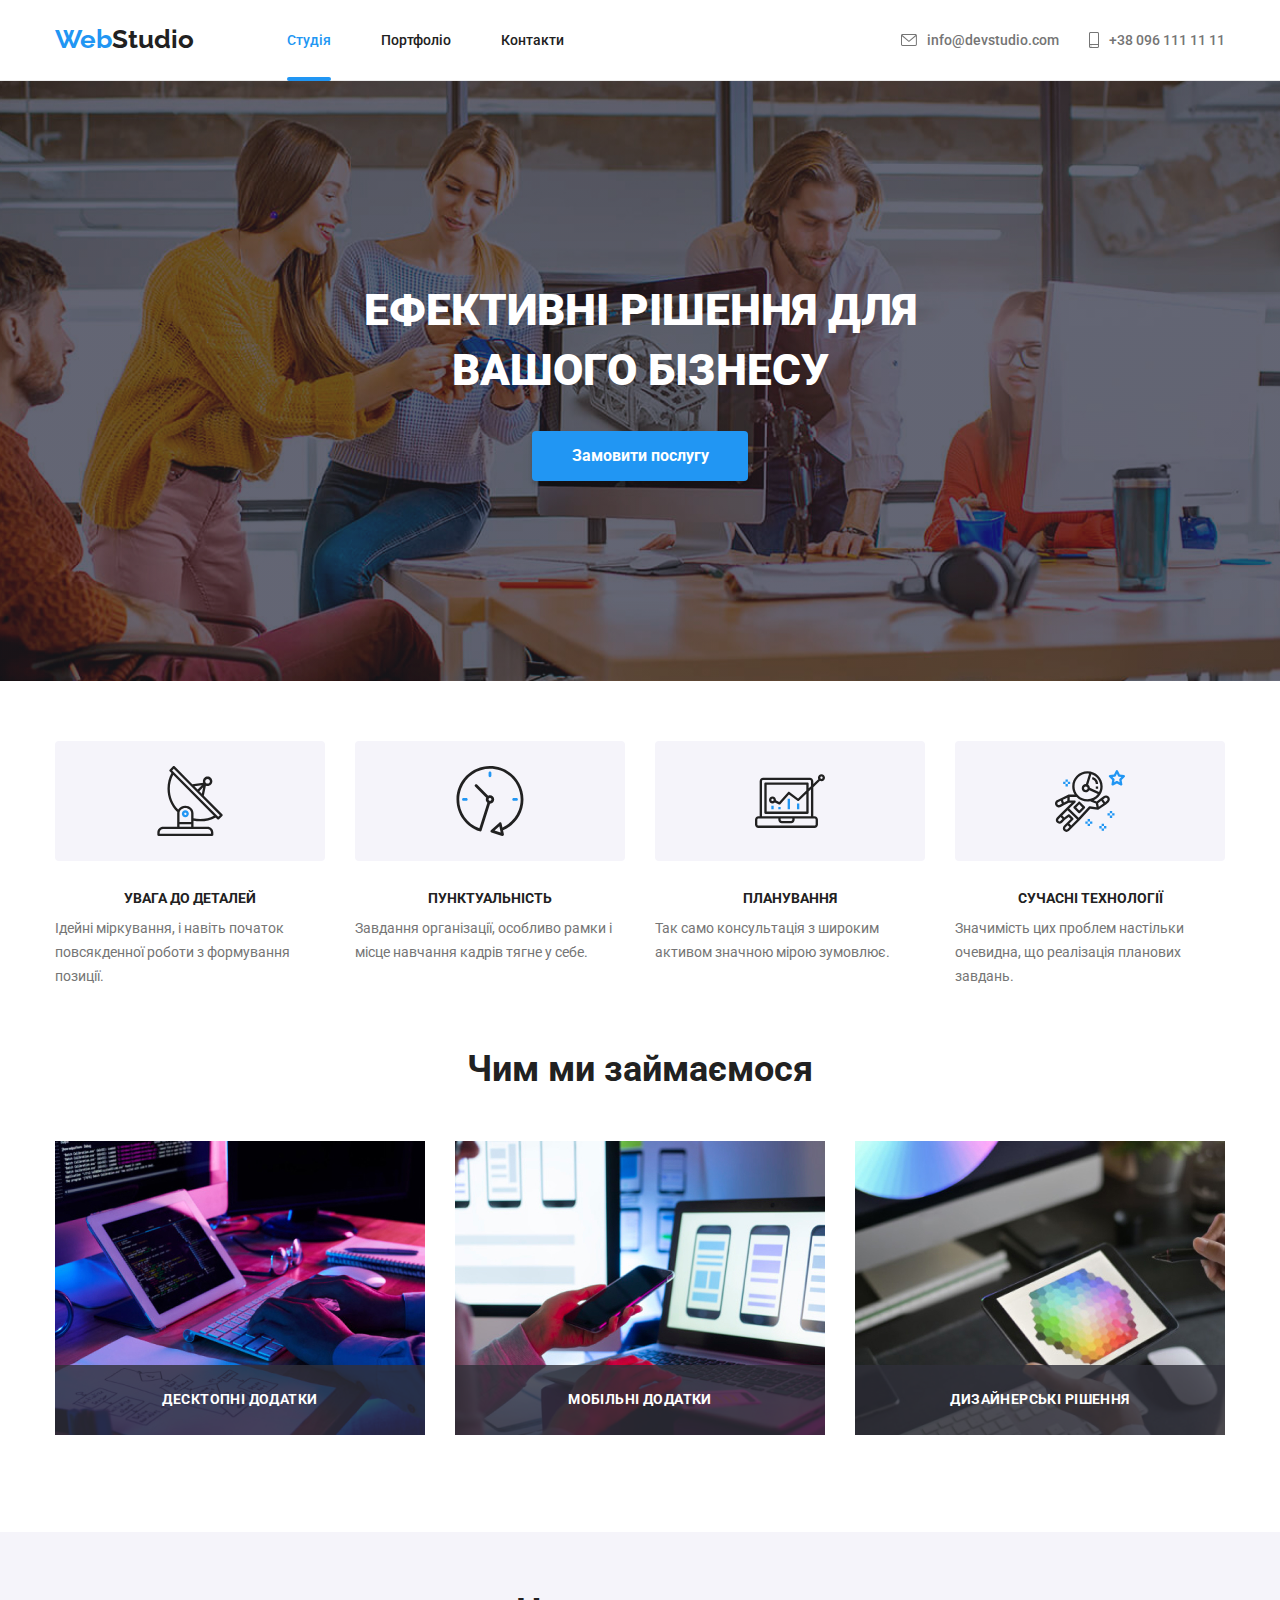
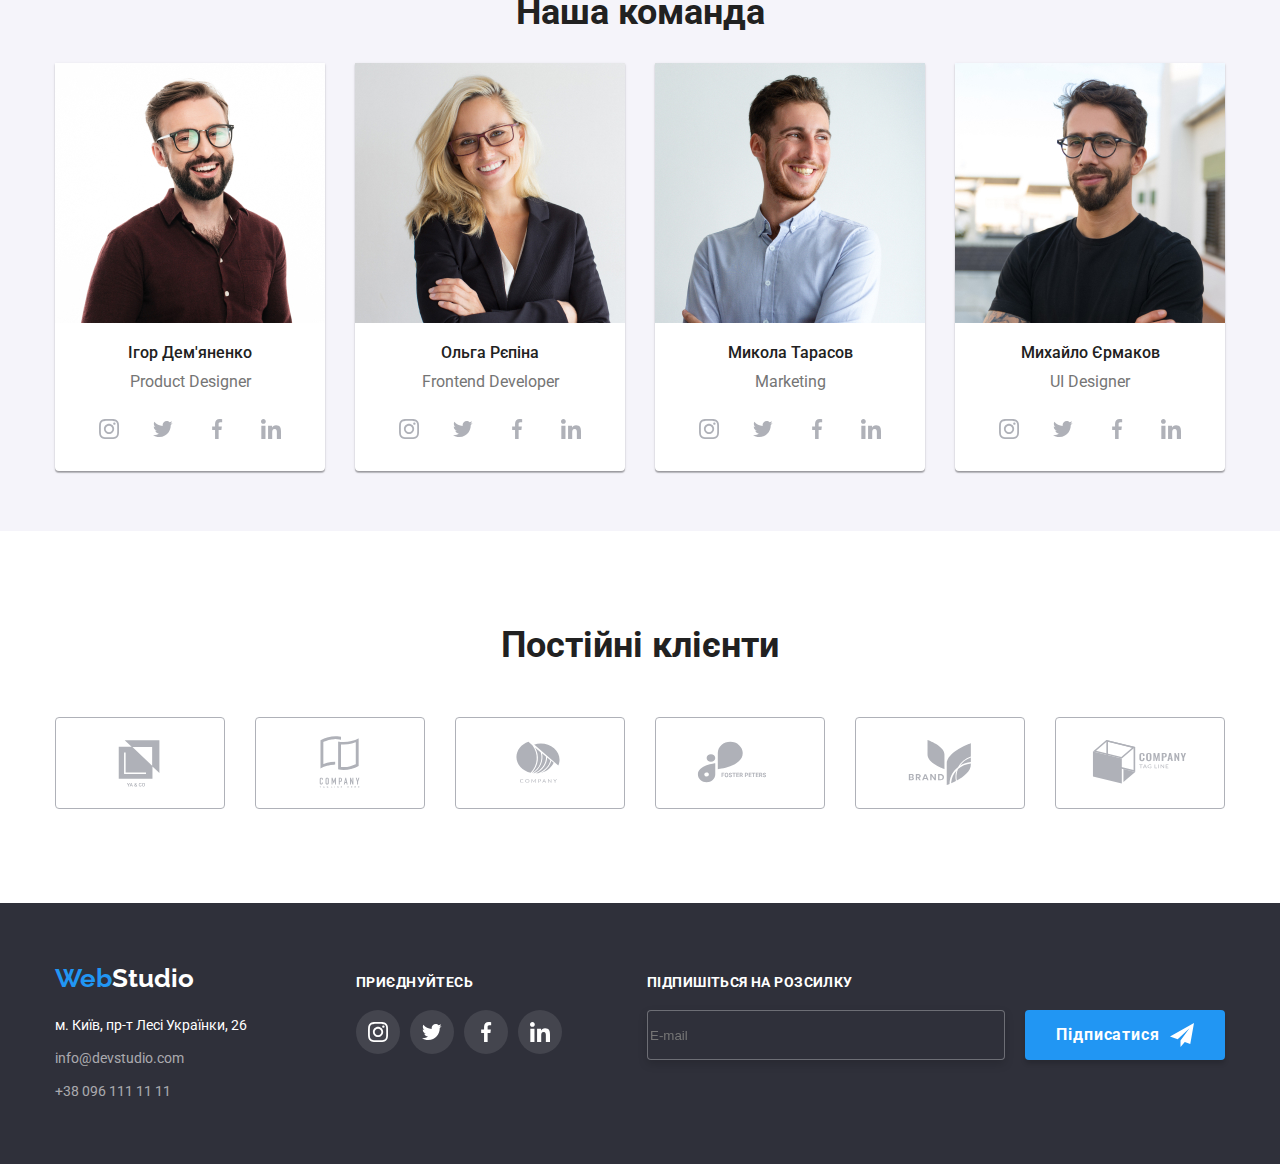
<file: index.html>
<!DOCTYPE html>
<html lang="uk">
<head>
    <meta charset="UTF-8">
    <meta http-equiv="X-UA-Compatible" content="IE=edge">
    <meta name="viewport" content="width=device-width, initial-scale=1.0">
    <link rel="stylesheet" href="./css/main.min.css">
    <link rel="preconnect" href="https://fonts.googleapis.com">
    <link rel="preconnect" href="https://fonts.gstatic.com" crossorigin>
    <link href="https://fonts.googleapis.com/css2?family=Raleway:wght@700&family=Roboto:wght@400;500;700;900&display=swap" rel="stylesheet">
    <title>Студія</title>
</head>
<body>
    <!-- хедер сторінки -->
	<header class="header">
		<div class="container header_box">
            <a class="logo logo--header link" href="./index.html"><span class="logo_text">Web</span>Studio</a>
            <nav>
                <ul class="header_nav">
                    <li class="header_list list"><a class="header_link header_link--akcent link" href="./index.html">Студія</a></li>
                    <li class="header_list list"><a class="header_link link" href="./portfolio.html">Портфоліо</a></li>
                    <li class="header_list list"><a class="header_link link" href="">Контакти</a></li>
                </ul>
            </nav>
            <ul class="header-contakts">
                <li class="header-contakts_item list">
                    <a class="header-contakts_link header-contakts_link--mail link" href="mailto:info@devstudio.com">
                        <svg class="header-contakts_logo" width="16" height="12">
                            <use href="./images/svg-sprite.svg#envelope"></use>
                        </svg>
                        info@devstudio.com
                    </a>
                </li>
                <li class="header-contakts_item list">
                    <a class="header-contakts_link header-contakts_link--number link" href="tel:+380961111111">
                        <svg class="header-contakts_logo" width="10" height="16">
                            <use href="./images/svg-sprite.svg#smartphone"></use>
                        </svg>
                        +38 096 111 11 11
                    </a>
                </li>
            </ul>
            <button class="menu_open-btn" type="button" data-menu-open>
                <svg width="40" height="40">
                    <use href="./images/svg-sprite.svg#menu_open"></use>
                </svg>
            </button>
        </div>
    </header>
    <main> 
        <!-- Заголовок сторінки та сайту -->
        <section class="hero">
            <div class="container">
                <h1 class="hero_title">Ефективні рішення для вашого бізнесу</h1>
                <button class="hero_button" type="button" data-modal-open>Замовити послугу</button>
            </div>
        </section>
        <!-- особливості -->
        <section class="feature">
            <div class="container">
                <h2 class="visually-hidden">Особливості</h2>
                <ul class="feature_list">
                    <li class="feature_item list">
                        <div class="feature_body">
                            <svg width="70" height="70">
                                <use href="./images/svg-sprite.svg#antenna"></use>
                            </svg>
                        </div>
                        <h3 class="feature_title">УВАГА ДО ДЕТАЛЕЙ</h3>
                        <p class="feature_desc">Ідейні міркування, і навіть початок повсякденної роботи з формування позиції.</p>
                    </li>
                    <li class="feature_item list">
                        <div class="feature_body">
                            <svg width="70" height="70">
                                <use href="./images/svg-sprite.svg#clock"></use>
                            </svg>
                        </div>
                        <h3 class="feature_title">ПУНКТУАЛЬНІСТЬ</h3>
                        <p class="feature_desc">Завдання організації, особливо рамки і місце навчання кадрів тягне у себе.</p>
                    </li>
                    <li class="feature_item list">
                        <div class="feature_body">
                            <svg width="70" height="70">
                                <use href="./images/svg-sprite.svg#diagram"></use>
                            </svg>
                        </div>
                        <h3 class="feature_title">ПЛАНУВАННЯ</h3>
                        <p class="feature_desc">Так само консультація з широким активом значною мірою зумовлює.</p>
                    </li>
                    <li class="feature_item list">
                        <div class="feature_body">
                            <svg width="70" height="70">
                                <use href="./images/svg-sprite.svg#astronaut"></use>
                            </svg>
                        </div>
                        <h3 class="feature_title">СУЧАСНІ ТЕХНОЛОГІЇ</h3>
                        <p class="feature_desc">Значимість цих проблем настільки очевидна, що реалізація планових завдань.</p>
                    </li>
                </ul>
            </div>
        </section>
        <!-- чим ми займаємось -->
        <section class="cosanostra">
            <div class="container">
                <h2 class="cosanostra_title">Чим ми займаємося</h2>
                <ul class="cosanostra_list">
                    <li class="cosanostra_item list">
                        <img srcset="
                            ./images/desktop-app.jpg 1x,
                            ./images/desktop-app@2x.jpg 2x,
                            ./images/desktop-app@3x.jpg 3x "
                            src="./images/desktop-app.jpg" width="370" alt="Десктопні додатки"/>
                        <p class="cosanostra_description">Десктопні додатки</p>
                    </li>
                    <li class="cosanostra_item list">
                        <img srcset="
                            ./images/mobile-app.jpg 1x,
                            ./images/mobile-app@2x.jpg 2x,
                            ./images/mobile-app@3x.jpg 3x "
                            src="./images/mobile-app.jpg" width="370" alt="Мобільні додатки"/>
                        <p class="cosanostra_description">Мобільні додатки</p>
                    </li>
                    <li class="cosanostra_item list">
                        <img srcset="
                            ./images/design-solutions.jpg 1x,
                            ./images/design-solutions@2x.jpg 2x,
                            ./images/design-solutions@3x.jpg 3x "
                            src="./images/design-solutions.jpg" width="370"alt="Дизайнерські рішення"/>
                        <p class="cosanostra_description">Дизайнерські рішення</p>
                    </li>
                </ul>
            </div>
        </section>
        <!-- наша команда -->
        <section class="team">
            <div class="container">
                <h2 class="team_title">Наша команда</h2>
                <ul class="team_list">
                    <li class="team_item list">
                        <img src="./images/member-one-450.jpg" srcset="
                            ./images/member-one-450.jpg     450w,
                            ./images/member-one-450@2x.jpg  900w,
                            ./images/member-one-450@3x.jpg 1350w,
                            ./images/member-one-354.jpg     354w,
                            ./images/member-one-354@2x.jpg  708w,
                            ./images/member-one-354@3x.jpg 1062w,
                            ./images/member-one-270.jpg     270w,
                            ./images/member-one-270@2x.jpg  540w,
                            ./images/member-one-270@3x.jpg  810w "
                        sizes="(min-width: 1200px) 270px, (min-width: 768px) 354px, (min-width: 480px) 450px, 100vw"
                        alt="Ігор Дем'яненко">
                        <div class="team_body">
                            <h3 class="team_name">Ігор Дем'яненко</h3>
                            <p class="team_position">Product Designer</p>
                            <ul class="team_socials">
                                <li class="list team-social_item">
                                    <a href="" class="team-social_link">
                                        <svg class="social_icon" width="20" height="20">
                                            <use href="./images/svg-sprite.svg#insta"></use>
                                        </svg>
                                    </a>
                                </li>
                                <li class="list team-social_item">
                                    <a href="" class="team-social_link">
                                        <svg class="social_icon" width="20" height="20">
                                            <use href="./images/svg-sprite.svg#twiter"></use>
                                        </svg>
                                    </a>
                                </li>
                                <li class="list team-social_item">
                                    <a href="" class="team-social_link">
                                        <svg class="social_icon" width="20" height="20">
                                            <use href="./images/svg-sprite.svg#facebook"></use>
                                        </svg>
                                    </a>
                                </li>
                                <li class="list team-social_item">
                                    <a href="" class="team-social_link">
                                        <svg class="social_icon" width="20" height="20">
                                            <use href="./images/svg-sprite.svg#linkedin"></use>
                                        </svg>
                                    </a>
                                </li>
                            </ul>
                        </div>
                    </li>
                    <li class="team_item list">
                        <img src="./images/member-two-450.jpg" srcset="
                            ./images/member-two-450.jpg     450w,
                            ./images/member-two-450@2x.jpg  900w,
                            ./images/member-two-450@3x.jpg 1350w,
                            ./images/member-two-354.jpg     354w,
                            ./images/member-two-354@2x.jpg  708w,
                            ./images/member-two-354@3x.jpg 1062w,
                            ./images/member-two-270.jpg     270w,
                            ./images/member-two-270@2x.jpg  540w,
                            ./images/member-two-270@3x.jpg  810w "
                        sizes="(min-width: 1200px) 270px, (min-width: 768px) 354px, (min-width: 480px) 450px, 100vw"
                        alt="Ольга Рєпіна">
                        <div class="team_body">
                            <h3 class="team_name">Ольга Рєпіна</h3>
                            <p class="team_position">Frontend Developer</p>
                            <ul class="team_socials">
                                <li class="list team-social_item">
                                    <a href="" class="team-social_link">
                                        <svg class="social_icon" width="20" height="20">
                                            <use href="./images/svg-sprite.svg#insta"></use>
                                        </svg>
                                    </a>
                                </li>
                                <li class="list team-social_item">
                                    <a href="" class="team-social_link">
                                        <svg class="social_icon" width="20" height="20">
                                            <use href="./images/svg-sprite.svg#twiter"></use>
                                        </svg>
                                    </a>
                                </li>
                                <li class="list team-social_item">
                                    <a href="" class="team-social_link">
                                        <svg class="social_icon" width="20" height="20">
                                            <use href="./images/svg-sprite.svg#facebook"></use>
                                        </svg>
                                    </a>
                                </li>
                                <li class="list team-social_item">
                                    <a href="" class="team-social_link">
                                        <svg class="social_icon" width="20" height="20">
                                            <use href="./images/svg-sprite.svg#linkedin"></use>
                                        </svg>
                                    </a>
                                </li>
                            </ul>
                        </div>
                    </li>
                    <li class="team_item list">
                        <img src="./images/member-three-450.jpg" srcset="
                            ./images/member-three-450.jpg     450w,
                            ./images/member-three-450@2x.jpg  900w,
                            ./images/member-three-450@3x.jpg 1350w,
                            ./images/member-three-354.jpg     354w,
                            ./images/member-three-354@2x.jpg  708w,
                            ./images/member-three-354@3x.jpg 1062w,
                            ./images/member-three-270.jpg     270w,
                            ./images/member-three-270@2x.jpg  540w,
                            ./images/member-three-270@3x.jpg  810w "
                        sizes="(min-width: 1200px) 270px, (min-width: 768px) 354px, (min-width: 480px) 450px, 100vw"
                        alt="Микола Тарасов">
                        <div class="team_body">
                            <h3 class="team_name">Микола Тарасов</h3>
                            <p class="team_position">Marketing</p>
                            <ul class="team_socials">
                                <li class="list team-social_item">
                                    <a href="" class="team-social_link">
                                        <svg class="social_icon" width="20" height="20">
                                            <use href="./images/svg-sprite.svg#insta"></use>
                                        </svg>
                                    </a>
                                </li>
                                <li class="list team-social_item">
                                    <a href="" class="team-social_link">
                                        <svg class="social_icon" width="20" height="20">
                                            <use href="./images/svg-sprite.svg#twiter"></use>
                                        </svg>
                                    </a>
                                </li>
                                <li class="list team-social_item">
                                    <a href="" class="team-social_link">
                                        <svg class="social_icon" width="20" height="20">
                                            <use href="./images/svg-sprite.svg#facebook"></use>
                                        </svg>
                                    </a>
                                </li>
                                <li class="list team-social_item">
                                    <a href="" class="team-social_link">
                                        <svg class="social_icon" width="20" height="20">
                                            <use href="./images/svg-sprite.svg#linkedin"></use>
                                        </svg>
                                    </a>
                                </li>
                            </ul>
                        </div>
                    </li>
                    <li class="team_item list">
                        <img src="./images/member-four-450.jpg" srcset="
                            ./images/member-four-450.jpg     450w,
                            ./images/member-four-450@2x.jpg  900w,
                            ./images/member-four-450@3x.jpg 1350w,
                            ./images/member-four-354.jpg     354w,
                            ./images/member-four-354@2x.jpg  708w,
                            ./images/member-four-354@3x.jpg 1062w,
                            ./images/member-four-270.jpg     270w,
                            ./images/member-four-270@2x.jpg  540w,
                            ./images/member-four-270@3x.jpg  810w "
                        sizes="(min-width: 1200px) 270px, (min-width: 768px) 354px, (min-width: 480px) 450px, 100vw"
                        alt="Михайло Єрмаков">
                        <div class="team_body">
                            <h3 class="team_name">Михайло Єрмаков</h3>
                            <p class="team_position">UI Designer</p>
                            <ul class="team_socials">
                                <li class="list team-social_item">
                                    <a href="" class="team-social_link">
                                        <svg class="social_icon" width="20" height="20">
                                            <use href="./images/svg-sprite.svg#insta"></use>
                                        </svg>
                                    </a>
                                </li>
                                <li class="list team-social_item">
                                    <a href="" class="team-social_link">
                                        <svg class="social_icon" width="20" height="20">
                                            <use href="./images/svg-sprite.svg#twiter"></use>
                                        </svg>
                                    </a>
                                </li>
                                <li class="list team-social_item">
                                    <a href="" class="team-social_link">
                                        <svg class="social_icon" width="20" height="20">
                                            <use href="./images/svg-sprite.svg#facebook"></use>
                                        </svg>
                                    </a>
                                </li>
                                <li class="list team-social_item">
                                    <a href="" class="team-social_link">
                                        <svg class="social_icon" width="20" height="20">
                                            <use href="./images/svg-sprite.svg#linkedin"></use>
                                        </svg>
                                    </a>
                                </li>
                            </ul>
                        </div>
                    </li>
            </div>
        </section>
        <!-- постійні клієнти -->
        <section class="client">
            <div class="container">
                <h2 class="client_title">Постійні клієнти</h2>
                <ul class="client_list">
                    <li class="client_item list">
                        <a href="" class="client_link">
                            <svg class="client_logo" width="106" height="60">
                                <use href="./images/svg-sprite.svg#logo1"></use>
                            </svg>
                        </a>
                    </li>
                    <li class="client_item list">
                        <a href="" class="client_link">
                            <svg class="client_logo" width="106" height="60">
                                <use href="./images/svg-sprite.svg#logo2"></use>
                            </svg>
                        </a>
                    </li>
                    <li class="client_item list">
                        <a href="" class="client_link">
                            <svg class="client_logo" width="106" height="60">
                                <use href="./images/svg-sprite.svg#logo3"></use>
                            </svg>
                        </a>
                    </li>
                    <li class="client_item list">
                        <a href="" class="client_link">
                            <svg class="client_logo" width="106" height="60">
                                <use href="./images/svg-sprite.svg#logo4"></use>
                            </svg>
                        </a>
                    </li>
                    <li class="client_item list">
                        <a href="" class="client_link">
                            <svg class="client_logo" width="106" height="60">
                                <use href="./images/svg-sprite.svg#logo5"></use>
                            </svg>
                        </a>
                    </li>
                    <li class="client_item list">
                        <a href="" class="client_link">
                            <svg class="client_logo" width="106" height="60">
                                <use href="./images/svg-sprite.svg#logo6"></use>
                            </svg>
                        </a>
                    </li>
                </ul>
            </div>
        </section>
    </main>
    <!-- футер сторінки -->
    <footer class="footer">
        <div class="footer_section container">
            <div class="footer_section-position">
                <div class="footer-contacts">
                    <a class="logo_footer logo link" href="./index.html"><span class="logo_text">Web</span>Studio</a>
                    <address>
                        <ul class="address">
                            <li class="address_list list"><a class="address_footer link" href="https://goo.gl/maps/J5KPri8cjXFZFo1j9" rel="noopener nofollow noreferrer">м. Київ, пр-т Лесі Українки, 26</a></li>
                            <li class="address_list list"><a class="contacts_footer link" href="mailto:info@devstudio.com">info@devstudio.com</a></li>
                            <li class="address_list list"><a class="contacts_footer link" href="tel:+380961111111">+38 096 111 11 11</a></li>
                        </ul>
                    </address>
                </div>
                <div class="footer-socials">
                    <strong class="socials_title">приєднуйтесь</strong>
                    <ul class="footer-social_tabs">
                        <li class="list footer-social_item">
                            <a href="" class="footer-social_link">
                                <svg class="social_icon" width="20" height="20">
                                    <use href="./images/svg-sprite.svg#insta"></use>
                                </svg>
                            </a>
                        </li>
                        <li class="list footer-social_item">
                            <a href="" class="footer-social_link">
                                <svg class="social_icon" width="20" height="20">
                                    <use href="./images/svg-sprite.svg#twiter"></use>
                                </svg>
                            </a>
                        </li>
                        <li class="list footer-social_item">
                            <a href="" class="footer-social_link">
                                <svg class="social_icon" width="20" height="20">
                                    <use href="./images/svg-sprite.svg#facebook"></use>
                                </svg>
                            </a>
                        </li>
                        <li class="list footer-social_item">
                            <a href="" class="footer-social_link">
                                <svg class="social_icon" width="20" height="20">
                                    <use href="./images/svg-sprite.svg#linkedin"></use>
                                </svg>
                            </a>
                        </li>
                    </ul>
                </div>
            </div>
            <form class="subscription-form">
                <b class="subscription-form_caption">Підпишіться на розсилку</b>
                <div class="subscription-form_thumb" role="form-group">
                    <label>
                        <input class="subscription-form_input" name="email" type="email" placeholder="E-mail" required>
                    </label>
                    <button class="subscription-form_button" type="submit">
                        Підписатися
                        <svg class="subscription-form_icon" width="24" height="24">
                            <use href="./images/svg-sprite.svg#icon-send"></use>
                        </svg>
                    </button>
                </div>
            </form>
        </div>
    </footer>
    <!-- модальне вікно -->
    <div class="backdrop is-hidden" data-modal>
        <div class="modal">
            <button class="modal-close-btn" type="button" data-modal-close>
                <svg width="18" height="18">
                    <use href="./images/svg-sprite.svg#close-btn"></use>
                </svg>
            </button>
            <b class="form-logo">Залиште свої дані, ми вам передзвонимо</b>
            <!-- форма -->
            <form name="signup-form">
                <label class="form-label">
                    Ім'я
                    <div class="form-thumb">
                        <input class="form-input" name="username" type="text" required>
                        <svg class="form-image" width="18" height="18">
                            <use href="./images/svg-sprite.svg#person-black"></use>
                        </svg>
                    </div>
                </label>
                <label class="form-label">
                    Телефон
                    <div class="form-thumb">
                        <input class="form-input" name="telephone-number" type="tel" required>
                        <svg class="form-image" width="18" height="18">
                            <use href="./images/svg-sprite.svg#phone-black"></use>
                        </svg>
                    </div>
                </label>
                <label class="form-label">
                    Пошта
                    <div class="form-thumb">
                        <input class="form-input" name="email" type="email" required>
                        <svg class="form-image" width="18" height="18">
                            <use href="./images/svg-sprite.svg#email-black"></use>
                        </svg>
                    </div>
                </label>
                <label class="form-label">
                    Коментар
                    <textarea class="form-coments" name="coments" rows="10" placeholder="Введіть текст"></textarea>
                </label>
                <label class="checkbox-label">
                    <input class="checkbox" name="contracts" type="checkbox" value="agree" required>
                    <span class="checkbox-icon"></span>
                    <div>
                        Погоджуюся з розсилкою та приймаю
                        <a class="checkbox-link" href="">Умови договору</a>
                    </div>
                </label>
                <button class="signup-button" type="submit">Відправити</button>
            </form>
        </div>
    </div>
    <!-- мобільне меню -->
    <div class="menu is-hidden menu-container" data-menu>
        <button class="menu_close-btn" type="button" data-menu-close>
            <svg width="40" height="40">
                <use href="./images/svg-sprite.svg#menu_close"></use>
            </svg>
        </button>
        <ul class="menu-nav">
            <li class="menu-nav_item list"><a class="menu-nav_link menu-nav_link--akcent link" href="./index.html">Студія</a></li>
            <li class="menu-nav_item list"><a class="menu-nav_link link" href="./portfolio.html">Портфоліо</a></li>
            <li class="menu-nav_item list"><a class="menu-nav_link link" href="">Контакти</a></li>
        </ul>
        <div class="menu-box">
            <ul class="menu-contacts">
                <li class="menu-contacts_item list">
                    <a class="menu-contacts_tel link" href="tel:+380961111111">+38 096 111 11 11</a>
                </li>    
                <li class="menu-contacts_item list">
                    <a class="menu-contacts_mailto link" href="mailto:info@devstudio.com">info@devstudio.com</a>
                </li>
            </ul>
            <ul class="menu-socials">
                <li class="menu-socials_item list">
                    <a class="menu-socials_link link menu-socials_link--left" href="">Instagram</a>
                </li>
                <li class="menu-socials_item list">
                    <a class="menu-socials_link link" href="">Twitter</a>
                </li>
                <li class="menu-socials_item list">
                    <a class="menu-socials_link link" href="">Facebook</a>
                </li>
                <li class="menu-socials_item list">
                    <a class="menu-socials_link link" href="">LinkedIn</a>
                </li>
            </ul>
        </div>
    </div>
    <script src="./js/mobile-menu.js"></script>
    <script src="./js/modal.js"></script>
</body>
</html>
</file>
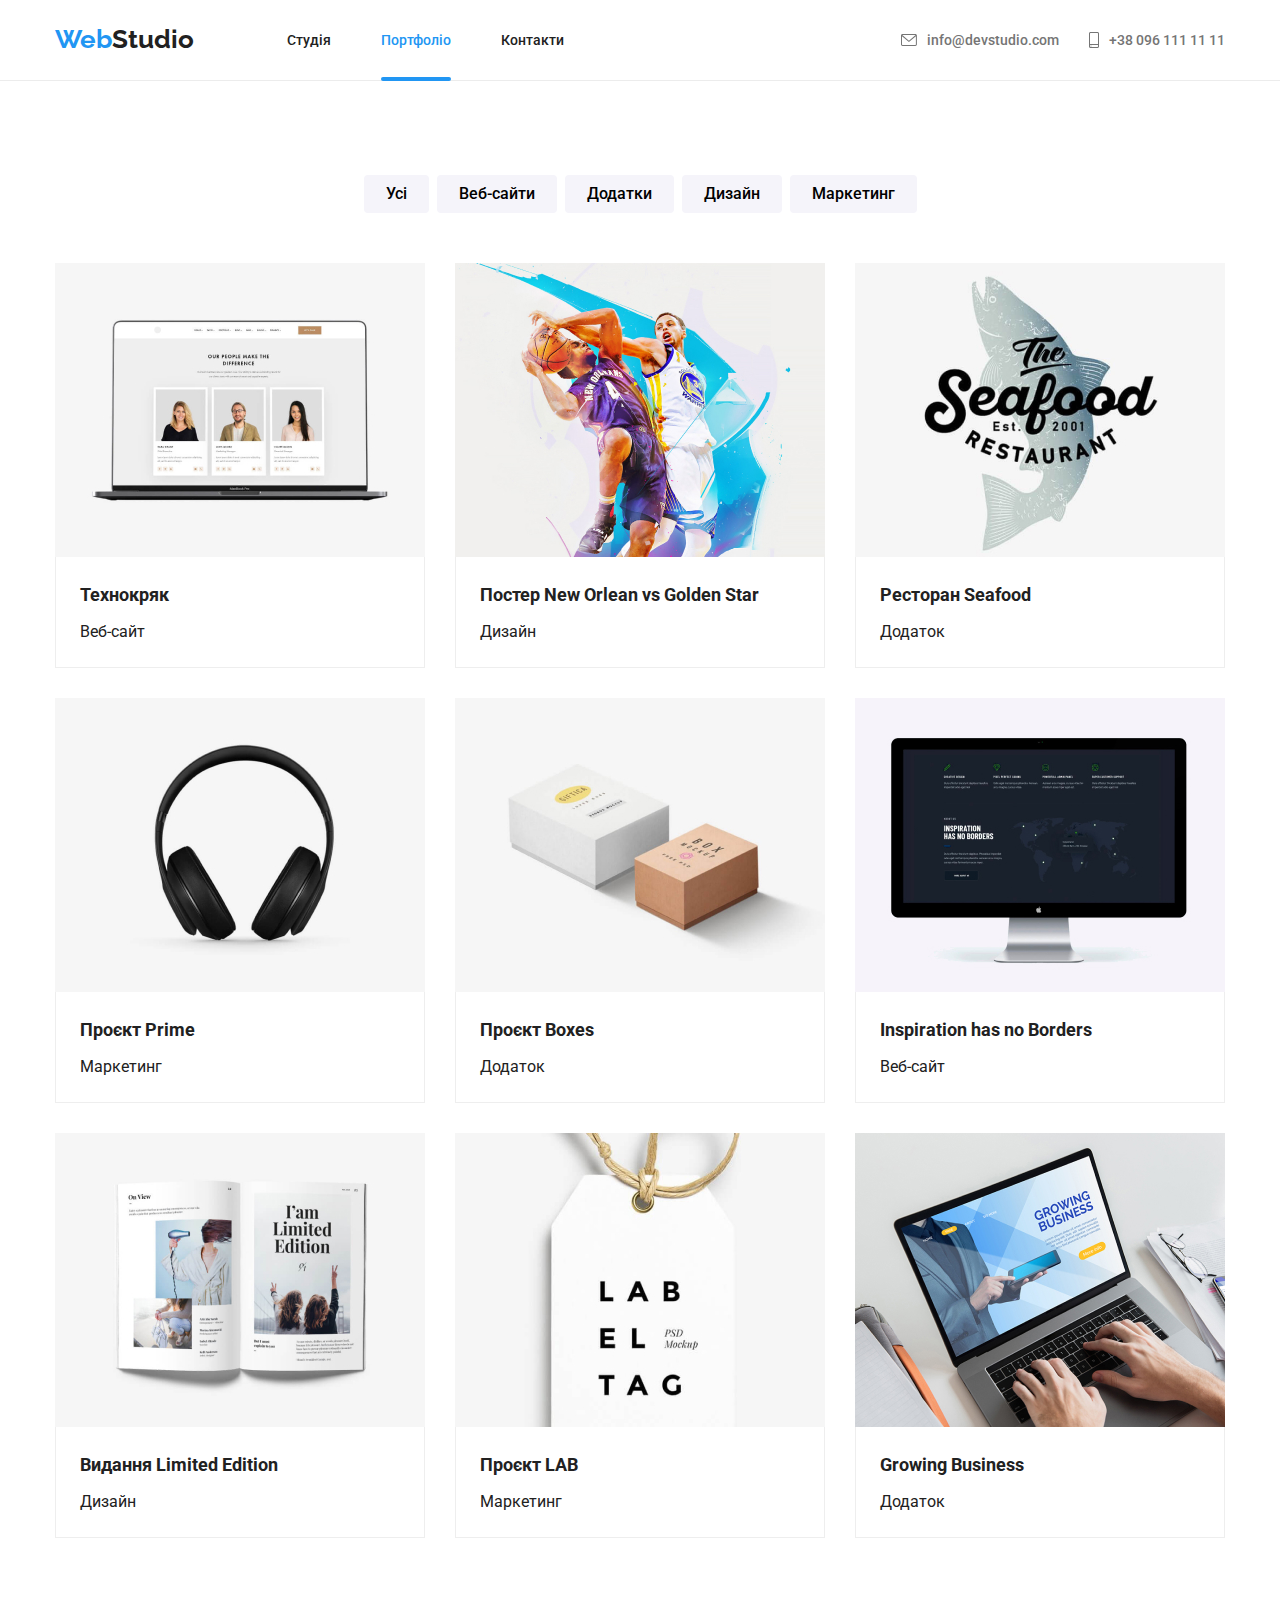
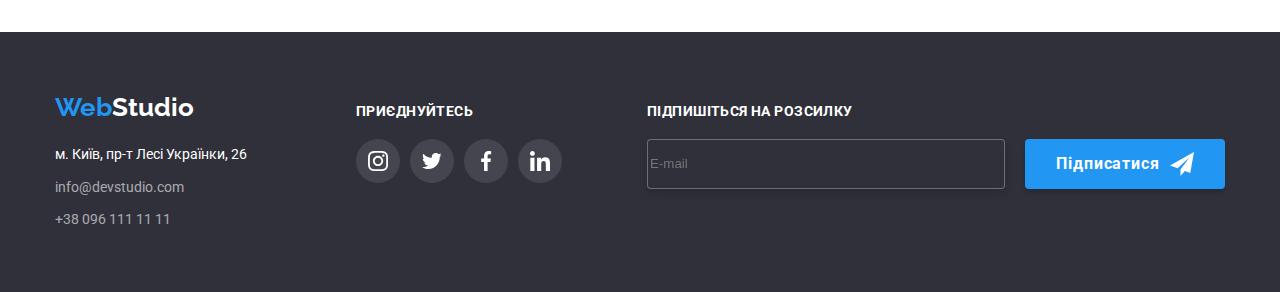
<file: portfolio.html>
<!DOCTYPE html>
<html lang="uk">
<head>
    <meta charset="UTF-8">
    <meta http-equiv="X-UA-Compatible" content="IE=edge">
    <meta name="viewport" content="width=device-width, initial-scale=1.0">
    <link rel="stylesheet" href="./css/main.min.css">
    <link rel="preconnect" href="https://fonts.googleapis.com">
    <link rel="preconnect" href="https://fonts.gstatic.com" crossorigin>
    <link href="https://fonts.googleapis.com/css2?family=Raleway:wght@700&family=Roboto:wght@400;500;700;900&display=swap" rel="stylesheet">
    <title>Портфоліо</title>
</head>
<body>
    <header class="header">
        <div class="container header_box">
            <a class="logo logo--header link" href="./index.html"><span class="logo_text">Web</span>Studio</a>
            <nav>
                <ul class="header_nav">
                    <li class="header_list list"><a class="header_link link" href="./index.html">Студія</a></li>
                    <li class="header_list list"><a class="header_link header_link--akcent link" href="./portfolio.html">Портфоліо</a></li>
                    <li class="header_list list"><a class="header_link link" href="">Контакти</a></li>
                </ul>
            </nav>
            <ul class="header-contakts">
                <li class="header-contakts_item list">
                    <a class="header-contakts_link header-contakts_link--mail link" href="mailto:info@devstudio.com">
                        <svg class="header-contakts_logo" width="16" height="12">
                            <use href="./images/svg-sprite.svg#envelope"></use>
                        </svg>
                        info@devstudio.com
                    </a>
                </li>
                <li class="header-contakts_item list">
                    <a class="header-contakts_link header-contakts_link--number link" href="tel:+380961111111">
                        <svg class="header-contakts_logo" width="10" height="16">
                            <use href="./images/svg-sprite.svg#smartphone"></use>
                        </svg>
                        +38 096 111 11 11
                    </a>
                </li>
            </ul>
            <button class="menu_open-btn" type="button" data-menu-open>
                <svg width="40" height="40">
                    <use href="./images/svg-sprite.svg#menu_open"></use>
                </svg>
            </button>
        </div>
    </header>
    <main>
        <section class="portpholio">
            <div class="container">
                <h1 class="visually-hidden">Портфоліо</h1>          
                <ul class="filter">
                    <li class="filter_item list"><button class="filter_button link" type="button">Усі</button></li>
                    <li class="filter_item list"><button class="filter_button link" type="button">Веб-сайти</button></li>
                    <li class="filter_item list"><button class="filter_button link" type="button">Додатки</button></li>
                    <li class="filter_item list"><button class="filter_button link" type="button">Дизайн</button></li>
                    <li class="filter_item list"><button class="filter_button link" type="button">Маркетинг</button></li>
                </ul>
                <ul class="project">
                    <li class="project_item list">
                        <a class="link project_link" href="">                            
                            <div class="project_thumb">
                                <img class="project_image" src="./images/portfolio1.jpg" alt="зображення ноутбука">
                                <p class="project_annotation">Ресурс пропонує комплексні пропозиції з різним рівнем функціоналу та сервісів. Все це дозволить відвідувачу отримати
                                вичерпні відомості про компанію чи приватну особу.</p>
                            </div>
                            <div class="project_titlelist">
                                <h2 class="project_title">Технокряк</h2>
                                <p class="project_description">Веб-сайт</p>
                            </div>
                        </a>
                    </li>
                    <li class="project_item list">
                        <a class="link project_link" href="">
                            <div class="project_thumb">
                                <img class="project_image" src="./images/portfolio2.jpg" alt="зображення баскетбольного постеру">
                                <p class="project_annotation">Ресурс пропонує комплексні пропозиції з різним рівнем функціоналу та сервісів. Все це дозволить відвідувачу отримати
                                вичерпні відомості про компанію чи приватну особу.</p>
                            </div>
                            <div class="project_titlelist">
                                <h2 class="project_title">Постер New Orlean vs Golden Star</h2>
                                <p class="project_description">Дизайн</p>
                            </div>
                        </a>
                    </li>
                    <li class="project_item list">
                        <a class="link project_link" href="">
                            <div class="project_thumb">
                                <img class="project_image" src="./images/portfolio3.jpg" alt="зображення постеру ресторану">
                                <p class="project_annotation">Ресурс пропонує комплексні пропозиції з різним рівнем функціоналу та сервісів. Все це дозволить відвідувачу отримати
                                вичерпні відомості про компанію чи приватну особу.</p>
                            </div>
                            <div class="project_titlelist">
                                <h2 class="project_title">Ресторан Seafood</h2>
                                <p class="project_description">Додаток</p>
                            </div>
                        </a>
                    </li>
                    <li class="project_item list">
                        <a class="link project_link" href="">
                            <div class="project_thumb">
                                <img class="project_image" src="./images/portfolio4.jpg" alt="зображення навушників">
                                <p class="project_annotation">Ресурс пропонує комплексні пропозиції з різним рівнем функціоналу та сервісів. Все це дозволить відвідувачу отримати
                                вичерпні відомості про компанію чи приватну особу.</p>
                            </div>
                            <div class="project_titlelist">
                                <h2 class="project_title">Проєкт Prime</h2>
                                <p class="project_description">Маркетинг</p>
                            </div>
                        </a>
                    </li>
                    <li class="project_item list">
                        <a class="link project_link" href="">
                            <div class="project_thumb">
                                <img class="project_image" src="./images/portfolio5.jpg" alt="зображення коробочок">
                                <p class="project_annotation">Ресурс пропонує комплексні пропозиції з різним рівнем функціоналу та сервісів. Все це дозволить відвідувачу отримати
                                вичерпні відомості про компанію чи приватну особу.</p>
                            </div>
                            <div class="project_titlelist">
                                <h2 class="project_title">Проєкт Boxes</h2>
                                <p class="project_description">Додаток</p>
                            </div>
                        </a>
                    </li>
                    <li class="project_item list">
                        <a class="link project_link" href="">
                            <div class="project_thumb">
                                <img class="project_image" src="./images/portfolio6.jpg" alt="зображення монітору">
                                <p class="project_annotation">Ресурс пропонує комплексні пропозиції з різним рівнем функціоналу та сервісів. Все це дозволить відвідувачу отримати
                                вичерпні відомості про компанію чи приватну особу.</p>
                            </div>
                            <div class="project_titlelist">
                                <h2 class="project_title">Inspiration has no Borders</h2>
                                <p class="project_description">Веб-сайт</p>
                            </div>
                        </a>
                    </li>
                    <li class="project_item list">
                        <a class="link project_link" href="">
                            <div class="project_thumb">
                                <img class="project_image" src="./images/portfolio7.jpg" alt="зображення розгорнутої книги">
                                <p class="project_annotation">Ресурс пропонує комплексні пропозиції з різним рівнем функціоналу та сервісів. Все це дозволить відвідувачу отримати
                                вичерпні відомості про компанію чи приватну особу.</p>
                            </div>
                            <div class="project_titlelist">
                                <h2 class="project_title">Видання Limited Edition</h2>
                                <p class="project_description">Дизайн</p>
                            </div>
                        </a>
                    </li>
                    <li class="project_item list">
                        <a class="link project_link" href="">
                            <div class="project_thumb">
                                <img class="project_image" src="./images/portfolio8.jpg" alt="зображення етикетки">
                                <p class="project_annotation">Ресурс пропонує комплексні пропозиції з різним рівнем функціоналу та сервісів. Все це дозволить відвідувачу отримати
                                вичерпні відомості про компанію чи приватну особу.</p>
                            </div>
                            <div class="project_titlelist">
                                <h2 class="project_title">Проєкт LAB</h2>
                                <p class="project_description">Маркетинг</p>
                            </div>
                        </a>
                    </li>
                    <li class="project_item list">
                        <a class="link project_link" href="">
                            <div class="project_thumb">
                                <img class="project_image" src="./images/portfolio9.jpg" alt="робота за ноутбуком на зображенні">
                                <p class="project_annotation">Ресурс пропонує комплексні пропозиції з різним рівнем функціоналу та сервісів. Все це дозволить відвідувачу отримати
                                вичерпні відомості про компанію чи приватну особу.</p>
                            </div>
                            <div class="project_titlelist">
                                <h2 class="project_title">Growing Business</h2>
                                <p class="project_description">Додаток</p>
                            </div>
                        </a>
                    </li>
                </ul>
            </div>
        </section>            
    </main>
    <footer class="footer">
        <div class="footer_section container">
            <div class="footer_section-position">
                <div class="footer-contacts">
                    <a class="logo_footer logo link" href="./index.html"><span class="logo_text">Web</span>Studio</a>
                    <address>
                        <ul class="address">
                            <li class="address_list list"><a class="address_footer link"
                                    href="https://goo.gl/maps/J5KPri8cjXFZFo1j9" rel="noopener nofollow noreferrer">м. Київ,
                                    пр-т Лесі Українки, 26</a></li>
                            <li class="address_list list"><a class="contacts_footer link"
                                    href="mailto:info@devstudio.com">info@devstudio.com</a></li>
                            <li class="address_list list"><a class="contacts_footer link" href="tel:+380961111111">+38 096
                                    111 11 11</a></li>
                        </ul>
                    </address>
                </div>
                <div class="footer-socials">
                    <strong class="socials_title">приєднуйтесь</strong>
                    <ul class="footer-social_tabs">
                        <li class="list footer-social_item">
                            <a href="" class="footer-social_link">
                                <svg class="social_icon" width="20" height="20">
                                    <use href="./images/svg-sprite.svg#insta"></use>
                                </svg>
                            </a>
                        </li>
                        <li class="list footer-social_item">
                            <a href="" class="footer-social_link">
                                <svg class="social_icon" width="20" height="20">
                                    <use href="./images/svg-sprite.svg#twiter"></use>
                                </svg>
                            </a>
                        </li>
                        <li class="list footer-social_item">
                            <a href="" class="footer-social_link">
                                <svg class="social_icon" width="20" height="20">
                                    <use href="./images/svg-sprite.svg#facebook"></use>
                                </svg>
                            </a>
                        </li>
                        <li class="list footer-social_item">
                            <a href="" class="footer-social_link">
                                <svg class="social_icon" width="20" height="20">
                                    <use href="./images/svg-sprite.svg#linkedin"></use>
                                </svg>
                            </a>
                        </li>
                    </ul>
                </div>
            </div>
            <form class="subscription-form">
                <b class="subscription-form_caption">Підпишіться на розсилку</b>
                <div class="subscription-form_thumb" role="form-group">
                    <label>
                        <input class="subscription-form_input" name="email" type="email" placeholder="E-mail" required>
                    </label>
                    <button class="subscription-form_button" type="submit">
                        Підписатися
                        <svg class="subscription-form_icon" width="24" height="24">
                            <use href="./images/svg-sprite.svg#icon-send"></use>
                        </svg>
                    </button>
                </div>
            </form>
        </div>
    </footer>
    <!-- мобільне меню -->
    <div class="menu is-hidden menu-container js-menu-container" id="site-menu" data-menu>
        <button class="menu_close-btn" type="button" data-menu-close>
            <svg width="40" height="40">
                <use href="./images/svg-sprite.svg#menu_close"></use>
            </svg>
        </button>
        <ul class="menu-nav">
            <li class="menu-nav_item list"><a class="menu-nav_link link"
                    href="./index.html">Студія</a></li>
            <li class="menu-nav_item list"><a class="menu-nav_link menu-nav_link--akcent link" href="./portfolio.html">Портфоліо</a></li>
            <li class="menu-nav_item list"><a class="menu-nav_link link" href="">Контакти</a></li>
        </ul>
        <div class="menu-box">
            <ul class="menu-contacts">
                <li class="menu-contacts_item list">
                    <a class="menu-contacts_tel link" href="tel:+380961111111">+38 096 111 11 11</a>
                </li>
                <li class="menu-contacts_item list">
                    <a class="menu-contacts_mailto link" href="mailto:info@devstudio.com">info@devstudio.com</a>
                </li>
            </ul>
            <ul class="menu-socials">
                <li class="menu-socials_item list">
                    <a class="menu-socials_link link menu-socials_link--left" href="">Instagram</a>
                </li>
                <li class="menu-socials_item list">
                    <a class="menu-socials_link link" href="">Twitter</a>
                </li>
                <li class="menu-socials_item list">
                    <a class="menu-socials_link link" href="">Facebook</a>
                </li>
                <li class="menu-socials_item list">
                    <a class="menu-socials_link link" href="">LinkedIn</a>
                </li>
            </ul>
        </div>
    </div>
    <script src="./js/mobile-menu.js"></script>
</body>
</html>
</file>
<file: css/main.min.css>
html{box-sizing:border-box}*,*::before,*::after{box-sizing:inherit}h1,h2,h3,h4,h5,h6,p,ul{padding-left:0;margin-bottom:0;margin-top:0}body{font-family:"Roboto",sans-serif;font-size:14px;color:#757575;margin:0}body.menu_open{overflow:hidden}img{display:block;max-width:100%;height:auto}.link{text-decoration:none}.list{list-style:none}.social_icon{fill:currentColor}.visually-hidden{position:absolute;white-space:nowrap;width:1px;height:1px;overflow:hidden;border:0;padding:0;clip:rect(0 0 0 0);-webkit-clip-path:inset(50%);clip-path:inset(50%);margin:-1px}.logo{font-family:"Raleway";font-weight:700;font-size:24px;line-height:1.17}@media screen and (min-width: 1200px){.logo{line-height:1.19;font-size:26px}}.container{padding-left:15px;padding-right:15px;margin-left:auto;margin-right:auto;width:100%}@media screen and (min-width: 480px){.container{max-width:480px}}@media screen and (min-width: 768px){.container{max-width:768px}}@media screen and (min-width: 1200px){.container{max-width:1200px}}.logo--header{color:#212121}@media screen and (max-width: 767px){.logo--header{padding-top:16px;padding-bottom:16px}}@media screen and (min-width: 768px)and (max-width: 1199px){.logo--header{padding-top:26px;padding-bottom:26px;margin-right:88px}}@media screen and (min-width: 1200px){.logo--header{padding-top:24px;padding-bottom:25px;margin-right:93px}}.logo-text{color:#2196f3}.header{border-bottom:1px solid #ececec}.header_box{display:flex}@media screen and (max-width: 1199px){.header_box{justify-content:space-between;align-items:center}}.header_nav{display:flex}@media screen and (max-width: 767px){.header_nav{display:none}}.header_list:not(:first-child){margin-left:50px}.header_list{display:flex}.header_link{color:#212121;padding-top:32px;padding-bottom:32px;display:block;transition:color 250ms cubic-bezier(0.4, 0, 0.2, 1);font-weight:500;line-height:1.17}.header_link:hover,.header_link:focus{color:#2196f3}.header_link--akcent{color:#2196f3;position:relative}.header_link--akcent::after{content:"";display:block;position:absolute;bottom:-1px;width:100%;height:4px;background:#2196f3;border-radius:2px}@media screen and (max-width: 767px){.header-contakts{display:none}}@media screen and (min-width: 768px){.header-contakts{display:flex;margin-left:auto}}@media screen and (min-width: 768px)and (max-width: 1199px){.header-contakts{flex-wrap:wrap;justify-content:flex-start;width:156px}}@media screen and (min-width: 1200px){.header-contakts{padding-top:32px;padding-bottom:32px}}.header-contakts_item{display:block;justify-content:center;align-content:center}@media screen and (min-width: 768px)and (max-width: 1199px){.header-contakts_item:not(:first-child){margin-top:10px}}@media screen and (min-width: 1200px){.header-contakts_item:not(:first-child){margin-left:30px}}.header-contakts_link{font-weight:500;line-height:1.16;color:#757575;display:flex;align-items:center;transition:color 250ms cubic-bezier(0.4, 0, 0.2, 1)}.header-contakts_logo{fill:currentColor;margin-right:10px}.header-contakts_link:hover,.header-contakts_link:focus{color:#2196f3}.menu_open-btn{display:none}@media screen and (max-width: 767px){.menu_open-btn{display:flex;align-items:center;justify-content:center;border:none;background:#fff;outline:none;cursor:pointer;margin-right:-10px}.menu_open-btn:hover,.menu_open-btn:focus{fill:#188ce8}}.hero{background-color:#c4c4c4;background-size:cover;background-repeat:no-repeat;background-position:center;padding-top:200px;padding-bottom:200px;text-align:center;background-image:linear-gradient(rgba(47, 48, 58, 0.4), rgba(47, 48, 58, 0.4)),url(../images/Header-img-mob.jpg)}@media(min-device-pixel-ratio: 2),(-webkit-min-device-pixel-ratio: 2),(min-resolution: 192dpi),(min-resolution: 2dppx){.hero{background-image:linear-gradient(rgba(47, 48, 58, 0.4), rgba(47, 48, 58, 0.4)),url(../images/Header-img-mob@2x.jpg)}}@media(min-device-pixel-ratio: 3),(-webkit-min-device-pixel-ratio: 3),(min-resolution: 288dpi),(min-resolution: 3dppx){.hero{background-image:linear-gradient(rgba(47, 48, 58, 0.4), rgba(47, 48, 58, 0.4)),url(../images/Header-img-mob@3x.jpg)}}@media screen and (min-width: 768px){.hero{background-image:linear-gradient(rgba(47, 48, 58, 0.4), rgba(47, 48, 58, 0.4)),url(../images/Header-img-tab.jpg)}}@media screen and (min-width: 768px)and (min-device-pixel-ratio: 2),screen and (min-width: 768px)and (-webkit-min-device-pixel-ratio: 2),screen and (min-width: 768px)and (min-resolution: 192dpi),screen and (min-width: 768px)and (min-resolution: 2dppx){.hero{background-image:linear-gradient(rgba(47, 48, 58, 0.4), rgba(47, 48, 58, 0.4)),url(../images/Header-img-tab@2x.jpg)}}@media screen and (min-width: 768px)and (min-device-pixel-ratio: 3),screen and (min-width: 768px)and (-webkit-min-device-pixel-ratio: 3),screen and (min-width: 768px)and (min-resolution: 288dpi),screen and (min-width: 768px)and (min-resolution: 3dppx){.hero{background-image:linear-gradient(rgba(47, 48, 58, 0.4), rgba(47, 48, 58, 0.4)),url(../images/Header-img-tab@3x.jpg)}}@media screen and (min-width: 1200px){.hero{background-image:linear-gradient(rgba(47, 48, 58, 0.4), rgba(47, 48, 58, 0.4)),url(../images/Header-img-pc.jpg)}}@media screen and (min-width: 1200px)and (min-device-pixel-ratio: 2),screen and (min-width: 1200px)and (-webkit-min-device-pixel-ratio: 2),screen and (min-width: 1200px)and (min-resolution: 192dpi),screen and (min-width: 1200px)and (min-resolution: 2dppx){.hero{background-image:linear-gradient(rgba(47, 48, 58, 0.4), rgba(47, 48, 58, 0.4)),url(../images/Header-img-pc@2x.jpg)}}@media screen and (min-width: 1200px)and (min-device-pixel-ratio: 3),screen and (min-width: 1200px)and (-webkit-min-device-pixel-ratio: 3),screen and (min-width: 1200px)and (min-resolution: 288dpi),screen and (min-width: 1200px)and (min-resolution: 3dppx){.hero{background-image:linear-gradient(rgba(47, 48, 58, 0.4), rgba(47, 48, 58, 0.4)),url(../images/Header-img-pc@3x.jpg)}}.hero_title{font-family:"Roboto",sans-serif;font-weight:900;color:#fff;text-transform:uppercase;margin:0 auto;max-width:360px;font-size:26px;line-height:1.6}@media screen and (min-width: 1200px){.hero_title{font-size:44px;line-height:1.36;max-width:696px}}.hero_button{margin-top:30px;font-family:inherit;font-weight:700;font-size:16px;line-height:1.87;color:#fff;background-color:#2196f3;cursor:pointer;border-radius:4px;box-shadow:0px 4px 4px rgba(0,0,0,.15);height:50px;min-width:216px;text-align:center;border:none;display:inline-flex;justify-content:center;align-items:center;transition:background-color 250ms cubic-bezier(0.4, 0, 0.2, 1)}.hero_button:hover,.hero_button:focus{background-color:#188ce8}.feature{padding-top:60px;padding-bottom:60px}@media screen and (min-width: 768px){.feature_list{display:flex;flex-wrap:wrap;gap:30px;justify-content:center}}@media screen and (max-width: 767px){.feature_item{max-width:450px}.feature_item:not(:last-child){margin-bottom:30px}}@media screen and (min-width: 768px){.feature_item{max-width:354px}}@media screen and (min-width: 1200px){.feature_item{max-width:270px}}.feature_body{background-color:#f5f4fa;border-radius:4px;display:flex;align-items:center;justify-content:center;height:120px}.feature_title{margin-top:30px;font-size:14px;line-height:1.14;text-transform:uppercase;color:#212121;text-align:center}.feature_desc{margin-top:10px;font-size:14px;font-weight:400;line-height:1.71}.cosanostra{text-align:center;padding-bottom:94px}@media screen and (max-width: 1199px){.cosanostra{display:none}}.cosanostra_title{font-size:36px;line-height:1.16;color:#212121;margin-bottom:50px}.cosanostra_list{display:inline-flex}.cosanostra_item{position:relative}.cosanostra_item:not(:last-child){margin-right:30px}.cosanostra_description{position:absolute;bottom:0;display:block;width:370px;height:70px;padding-top:27px;padding-bottom:27px;background:rgba(47,48,58,.8);font-style:normal;font-weight:700;font-size:14px;line-height:1.14;text-align:center;letter-spacing:.03em;text-transform:uppercase;color:#fff}.team{background:#f5f4fa;text-align:center;padding-top:60px;padding-bottom:60px}.team_title{font-size:28px;line-height:1.14;color:#212121}@media screen and (min-width: 1200px){.team_title{font-size:36px;line-height:1.16}}@media screen and (min-width: 768px){.team_list{display:flex;flex-wrap:wrap;gap:30px;justify-content:center}}@media screen and (min-width: 1200px){.team_list{display:flex;justify-content:center;align-items:center;flex-wrap:nowrap}}.team_item{background:#fff;box-shadow:0px 1px 3px rgba(0,0,0,.12),0px 1px 1px rgba(0,0,0,.14),0px 2px 1px rgba(0,0,0,.2);border-radius:0px 0px 4px 4px;margin-top:30px}@media screen and (min-width: 768px){.team_item{max-width:354px;width:100%}}.team_body{padding:20px 24px}.team_name{font-size:16px;font-weight:500;line-height:1.19;color:#212121;margin-bottom:10px;text-align:center}.team_position{font-size:16px;line-height:1.19;color:#757575;margin-bottom:16px;text-align:center}.team_socials{display:flex;justify-content:center}.team-social_item:not(:last-child){margin-right:10px}.team-social_item{width:44px;height:44px}.team-social_link{display:flex;align-items:center;justify-content:center;width:100%;height:100%;border-radius:50%;color:#afb1b8;transition:background-color 250ms cubic-bezier(0.4, 0, 0.2, 1),color 250ms cubic-bezier(0.4, 0, 0.2, 1)}.team-social_link:hover,.team-social_link:focus{background-color:#2196f3;color:#fff}.client{text-align:center;padding-top:94px;padding-bottom:94px}.client_title{font-size:28px;line-height:1.14;color:#212121;margin-bottom:50px}@media screen and (max-width: 1199px){.client_title{margin-bottom:15px}}@media screen and (min-width: 1200px){.client_title{font-size:36px;line-height:1.16}}.client_list{margin:-15px;display:inline-flex;flex-wrap:wrap}.client_item{height:92px;color:#afb1b8;margin:15px}@media screen and (max-width: 767px){.client_item{width:calc((100% - 60px)/2)}}@media screen and (min-width: 768px){.client_item{width:calc((100% - 90px)/3)}}@media screen and (min-width: 1200px){.client_item{width:170px}}.client_link{display:flex;align-items:center;justify-content:center;width:100%;height:100%;color:#afb1b8;border:1px solid #afb1b8;border-radius:4px;transition:color 250ms cubic-bezier(0.4, 0, 0.2, 1),border-color 250ms cubic-bezier(0.4, 0, 0.2, 1)}.client_link:hover,.client_link:focus{border-color:#2196f3;color:#2196f3}.client_logo{fill:currentColor}.footer{background-color:#2f303a;padding:60px 0}@media screen and (max-width: 1199px){.footer_section{text-align:center}}@media screen and (min-width: 1200px){.footer_section{display:flex;justify-content:center;align-items:baseline}}@media screen and (min-width: 768px){.footer_section-position{display:flex;justify-content:space-around;align-items:baseline}}.logo_text{color:#2196f3}.logo_footer{display:block;color:#fff;margin-bottom:20px}.address_list:not(:first-child){margin-top:9px}.address_footer{display:inline-block;width:231px;color:#fff;font-family:"Roboto",sans-serif;font-style:normal;line-height:1.71;transition:color 250ms cubic-bezier(0.4, 0, 0.2, 1)}.contacts_footer{color:rgba(255,255,255,.6);font-family:"Roboto",sans-serif;font-style:normal;line-height:1.71;transition:color 250ms cubic-bezier(0.4, 0, 0.2, 1)}.address_footer:hover,.address_footer:focus,.contacts_footer:hover,.contacts_footer:focus{color:#2196f3}@media screen and (max-width: 1199px){.footer-socials{margin-bottom:60px;margin-top:60px}}@media screen and (min-width: 1200px){.footer-socials{margin-left:70px}}.footer-social_tabs{display:flex;justify-content:center}.socials_title{display:block;font-size:14px;line-height:1.16;letter-spacing:.03em;color:#fff;margin-bottom:20px;text-transform:uppercase}.footer_tabs{display:flex;justify-content:center}.footer-social_link{display:flex;align-items:center;justify-content:center;width:100%;height:100%;border-radius:50%;color:#fff;background-color:rgba(255,255,255,.1);transition:background-color 250ms cubic-bezier(0.4, 0, 0.2, 1)}.footer-social_link:hover,.footer-social_link:focus{background-color:#2196f3}.footer-social_item:not(:last-child){margin-right:10px}.footer-social_item{width:44px;height:44px}@media screen and (max-width: 1199px){.subscription-form{margin-top:60px}}@media screen and (min-width: 1200px){.subscription-form{margin-left:auto}}.subscription-form_caption{display:block;letter-spacing:.03em;text-transform:uppercase;color:#fff;margin-bottom:20px}@media screen and (min-width: 1200px){.subscription-form_thumb{display:flex;justify-content:center;align-items:center}}.subscription-form_input{display:inline-block;height:50px;border:1px solid rgba(255,255,255,.3);filter:drop-shadow(0px 4px 4px rgba(0, 0, 0, 0.15));border-radius:4px;cursor:pointer;background:#2f303a;color:#fff;transition:outline 250ms cubic-bezier(0.4, 0, 0.2, 1);width:100%}@media screen and (max-width: 1199px){.subscription-form_input{margin-bottom:20px}}@media screen and (min-width: 480px){.subscription-form_input{width:450px}}@media screen and (min-width: 1200px){.subscription-form_input{width:358px}}.subscription-form_input:hover,.subscription-form_input:focus{outline:1px solid #2196f3}.subscription-form_button{display:flex;justify-content:center;align-items:center;width:200px;height:50px;box-shadow:0px 4px 4px rgba(0,0,0,.15);border-radius:4px;border:none;font-family:inherit;font-weight:700;font-size:16px;line-height:1.87;color:#fff;background-color:#2196f3;cursor:pointer;letter-spacing:.06em;transition:background-color 250ms cubic-bezier(0.4, 0, 0.2, 1)}@media screen and (max-width: 1199px){.subscription-form_button{margin-left:auto;margin-right:auto}}@media screen and (min-width: 1200px){.subscription-form_button{margin-left:20px}}.subscription-form_button:hover,.subscription-form_button:focus{background-color:#188ce8}.subscription-form_icon{margin-left:10px}.backdrop{position:fixed;top:0;left:0;width:100%;height:100%;background-color:rgba(0,0,0,.2);transition:opacity 250ms cubic-bezier(0.4, 0, 0.2, 1)}.backdrop.is-hidden{opacity:0;pointer-events:none;visibility:hidden}.modal{position:absolute;top:50%;left:50%;transform:translate(-50%, -50%);max-width:450px;width:100%;height:609px;padding:40px;background:#fff;box-shadow:0px 1px 3px rgba(0,0,0,.12),0px 1px 1px rgba(0,0,0,.14),0px 2px 1px rgba(0,0,0,.2);border-radius:4px;text-align:center}@media screen and (max-width: 1199px){.modal{height:100vh;width:100vw;overflow-y:scroll}}.modal-close-btn{position:absolute;top:8px;right:8px;display:flex;align-items:center;justify-content:center;width:30px;height:30px;border-radius:50%;background:#fff;border:1px solid rgba(0,0,0,.1);outline:none;cursor:pointer}.modal-close-btn:hover,.modal-close-btn:focus{fill:#188ce8}.form-logo{display:block;font-size:20px;line-height:1.5;text-align:center;letter-spacing:.03em;color:#212121;margin-bottom:12px}.form-label{display:block;text-align:start;font-weight:400;font-size:12px;line-height:1.16;letter-spacing:.01em;color:#757575;margin-bottom:10px}.form-thumb{position:relative}.form-image{position:absolute;top:50%;left:12px;transform:translateY(-50%)}.form-input{display:block;width:100%;height:40px;margin-top:4px;border:1px solid rgba(33,33,33,.2);border-radius:4px;padding-left:42px;cursor:pointer}.form-input:focus,.form-input:hover,.form-coments:focus,.form-coments:hover{outline:1px solid #2196f3}.form-input:focus+.form-image,.form-input:hover+.form-image{fill:#2196f3}.form-coments{display:block;width:100%;height:120px;margin-top:4px;border:1px solid rgba(33,33,33,.2);border-radius:4px;resize:none;padding:12px 16px;font-family:"Roboto";font-size:12px;line-height:14px;letter-spacing:.01em}.checkbox-label{display:flex;justify-content:center;align-items:center;margin-top:20px;letter-spacing:.03em;font-size:12px;line-height:1.17}.checkbox{-webkit-appearance:none;-moz-appearance:none;appearance:none}.checkbox-icon{flex-shrink:0;width:16px;height:15px;border:1.8px solid #212121;border-radius:1.7px;margin-right:7px}.checkbox-link{margin-left:10px;color:#2196f3}.checkbox:checked+.checkbox-icon{background:#2196f3;background-image:url(../images/icon-check.svg);background-size:contain;background-origin:border-box;border-color:#2196f3}.signup-button{margin-top:30px;font-family:inherit;font-weight:700;font-size:16px;line-height:1.87;color:#fff;background-color:#2196f3;cursor:pointer;border-radius:4px;box-shadow:0px 4px 4px rgba(0,0,0,.15);height:50px;min-width:200px;letter-spacing:.06em;border:none;transition:background-color 250ms cubic-bezier(0.4, 0, 0.2, 1)}.signup-button:hover,.signup-button:focus{background-color:#188ce8}.menu-container{position:fixed;overflow-y:scroll;top:0;left:0;width:100vw;height:100vh;display:flex;justify-content:space-between;flex-direction:column;padding:48px 40px;background:#fff}.menu.is-hidden{opacity:0;pointer-events:none;visibility:hidden}.menu_close-btn{position:absolute;top:8px;right:8px;display:flex;align-items:center;justify-content:center;background:#fff;border:none;outline:none;cursor:pointer}.menu_close-btn:hover,.menu_close-btn:focus{fill:#188ce8}.menu-nav_item{font-family:"Roboto",sans-serif;font-weight:500;font-size:40px;line-height:1.175;letter-spacing:.02em}.menu-nav_item:not(:first-child){margin-top:32px}.menu-nav_link{color:#212121}.menu-nav_link--akcent{outline:0;color:#2196f3}.menu-contacts_item{color:#757575}.menu-contacts_item:not(:first-child){margin-top:32px}.menu-contacts_tel{font-family:"Roboto",sans-serif;font-weight:500;font-size:34px;line-height:1.1764705882;letter-spacing:.02em;color:#2196f3}@media screen and (max-width: 379px){.menu-contacts_tel{font-size:24px}}.menu-contacts_mailto{font-family:"Roboto",sans-serif;font-weight:500;font-size:24px;line-height:1.1666666667;letter-spacing:.02em;color:inherit}.menu-socials{display:flex;justify-content:flex-start;align-items:center;flex-wrap:wrap;row-gap:10px;margin-top:64px}.menu-socials_item{padding:10px}.menu-socials_item:not(:first-child){border-left:1px solid rgba(33,33,33,.2)}.menu-socials_item:first-child{padding-left:0}.menu-socials_link{color:#2196f3;font-family:"Roboto";font-style:normal;font-weight:500;font-size:18px;line-height:22px;letter-spacing:.02em}.portpholio{padding-top:60px;padding-bottom:60px}@media screen and (min-width: 1200px){.portpholio{padding-top:94px;padding-bottom:94px}}.filter{display:flex;justify-content:center}@media screen and (max-width: 767px){.filter{flex-wrap:wrap;justify-content:flex-start;row-gap:15px}}.filter_item:not(:first-child){margin-left:8px}.filter_button{font-family:inherit;font-weight:500;font-size:16px;line-height:1.6;cursor:pointer;background-color:#f5f4fa;border:0 none rgba(0,0,0,0);border-radius:4px;padding:6px 22px;transition:background-color 250ms cubic-bezier(0.4, 0, 0.2, 1),color 250ms cubic-bezier(0.4, 0, 0.2, 1),box-shadow 250ms cubic-bezier(0.4, 0, 0.2, 1)}.filter_button:hover,.filter_button:focus{background-color:#2196f3;color:#fff;box-shadow:0px 4px 4px rgba(0,0,0,.15)}.project{margin-top:40px}@media screen and (min-width: 768px){.project{margin-top:30px;display:flex;flex-wrap:wrap;gap:30px}}@media screen and (min-width: 1200px){.project{margin-top:50px}}@media screen and (max-width: 767.98px){.project_item:not(:first-child){margin-top:30px}}@media screen and (min-width: 1200px){.project_item{flex-basis:calc((100% - 60px)/3)}}.project_link{display:block;color:inherit}.project_link:hover,.project_link:focus{box-shadow:0px 1px 1px rgba(0,0,0,.12),0px 4px 4px rgba(0,0,0,.06),1px 4px 6px rgba(0,0,0,.16)}.project_link:hover .project_annotation,.project_link:focus .project_annotation{opacity:1;transform:translateY(0)}.project_thumb{position:relative;overflow:hidden}.project_annotation{position:absolute;bottom:0;transform:translateY(100%);transition:transform 500ms cubic-bezier(0.4, 0, 0.2, 1),opacity 500ms cubic-bezier(0.4, 0, 0.2, 1);display:flex;justify-content:center;align-items:center;font-size:18px;line-height:1.55;letter-spacing:.03em;color:#fff;opacity:0;padding:63px 24px;background:rgba(33,150,243,.9)}.project_titlelist{padding:20px 24px;border-left:1px solid #eee;border-right:1px solid #eee;border-bottom:1px solid #eee}.project_title{font-size:18px;line-height:2;color:#212121;margin-bottom:4px}.project_description{color:#212121;font-size:16px;line-height:1.87}/*# sourceMappingURL=main.min.css.map */
</file>
